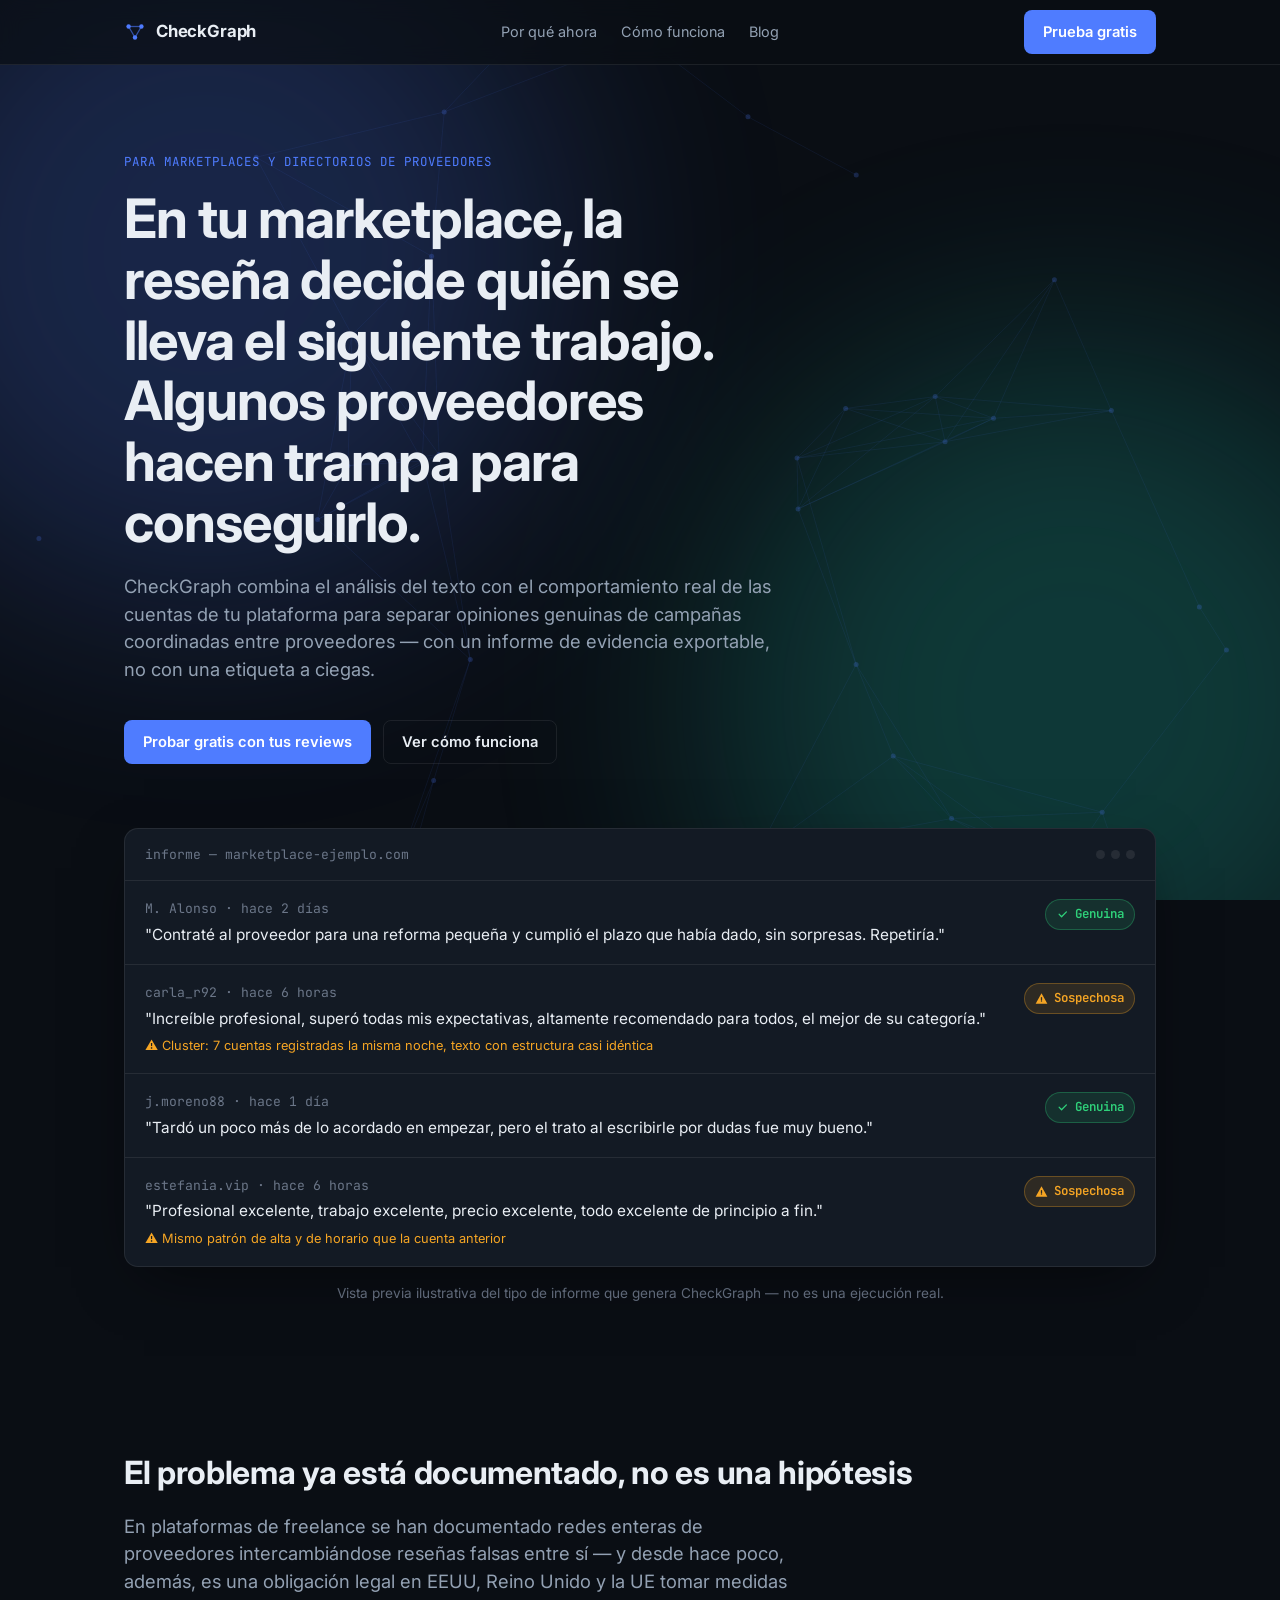
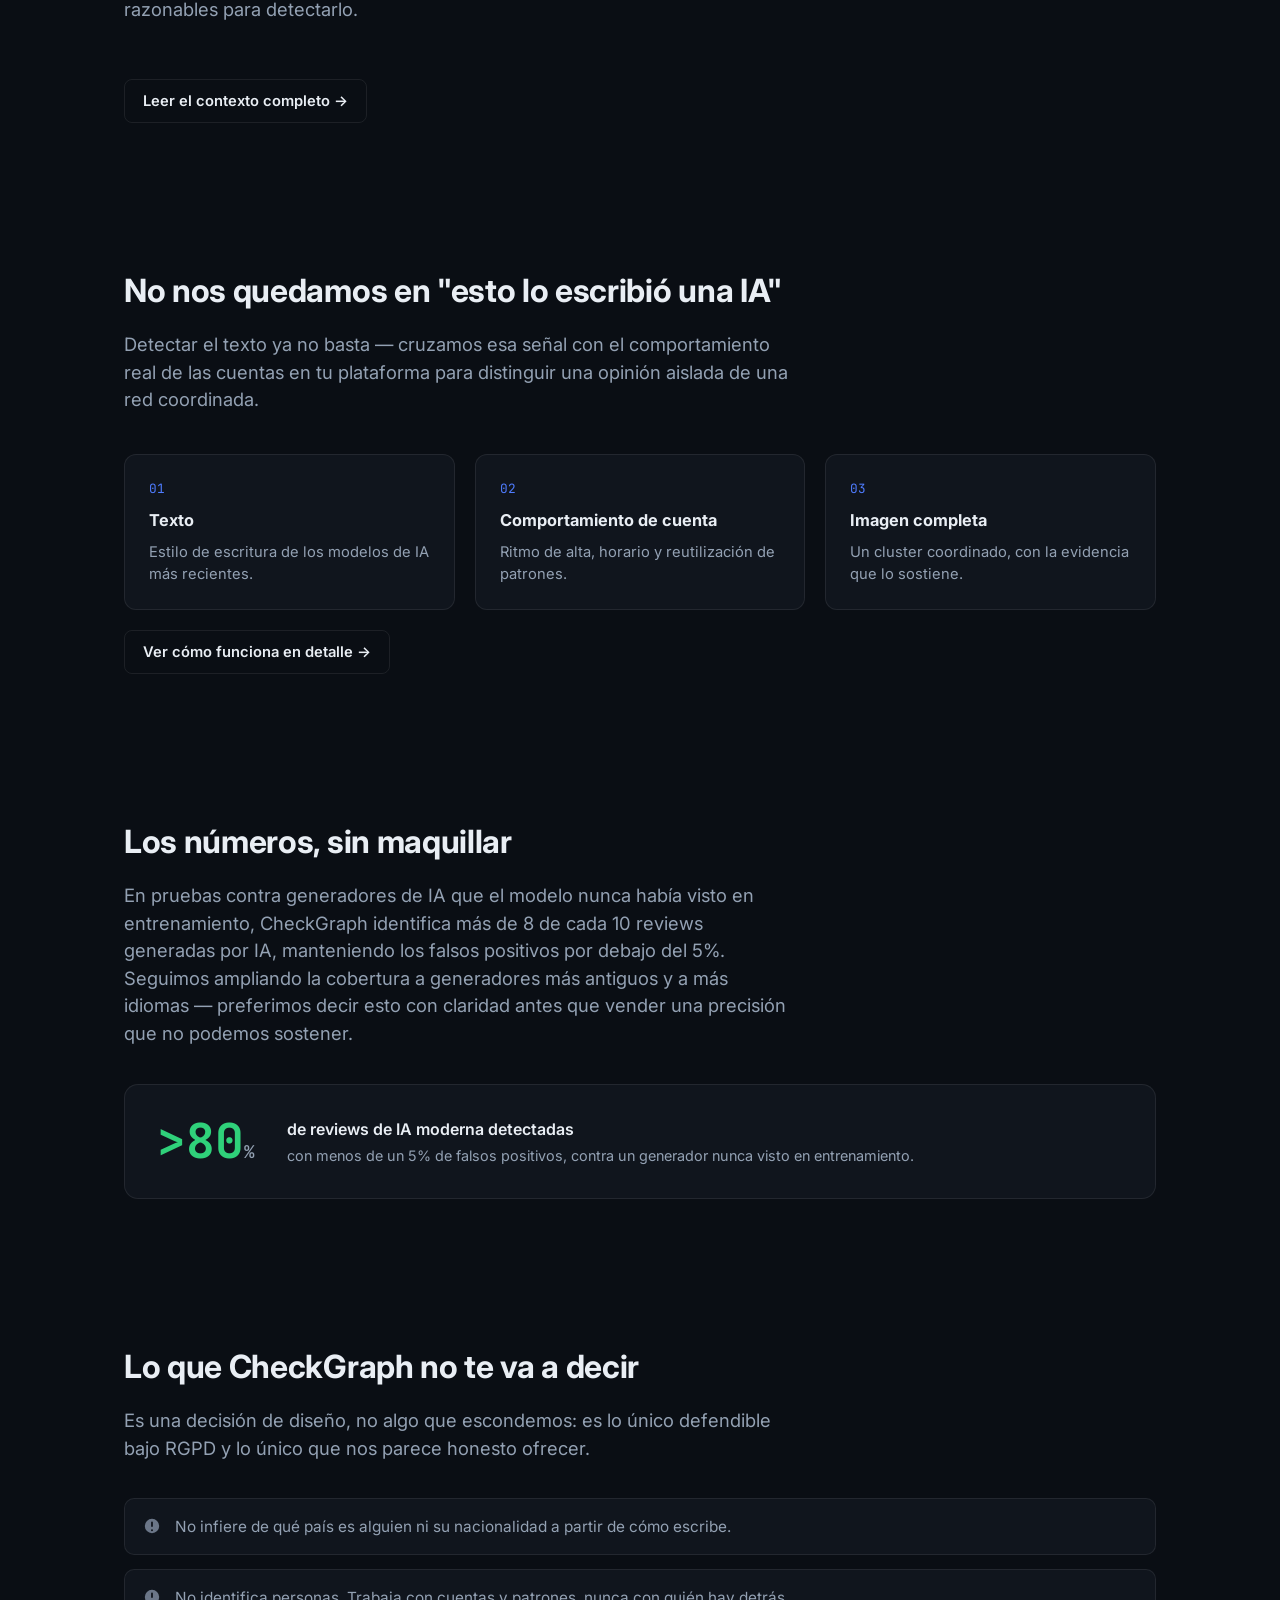
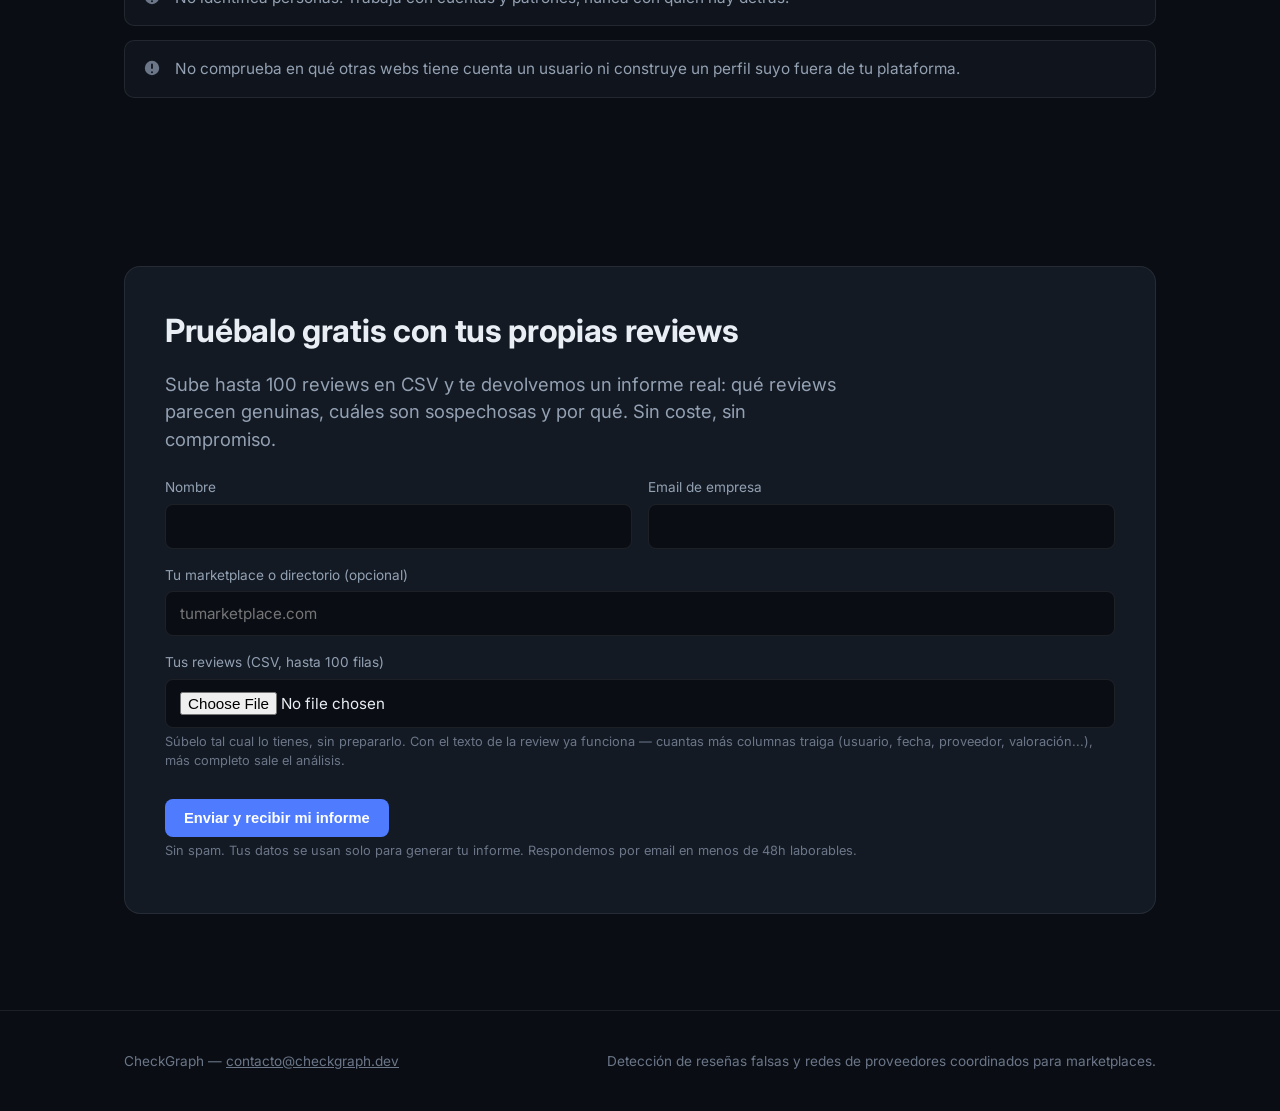
<file: docs/index.html>
<!doctype html>
<html lang="es">
<head>
<meta charset="utf-8" />
<meta name="viewport" content="width=device-width, initial-scale=1" />
<title>CheckGraph — Detección de reseñas falsas para marketplaces y directorios de proveedores</title>
<meta name="description" content="CheckGraph detecta reseñas falsas y redes de proveedores coordinados en marketplaces de servicios y plataformas freelance, con evidencia exportable para cumplir la normativa de reseñas falsas (FTC, DMCC, DSA)." />
<link rel="canonical" href="https://checkgraph.dev/" />
<meta property="og:type" content="website" />
<meta property="og:site_name" content="CheckGraph" />
<meta property="og:title" content="CheckGraph — Detección de reseñas falsas para marketplaces y directorios de proveedores" />
<meta property="og:description" content="Detecta reseñas falsas y redes de proveedores coordinados en marketplaces de servicios y plataformas freelance, con evidencia exportable para cumplir FTC, DMCC y DSA." />
<meta property="og:url" content="https://checkgraph.dev/" />
<meta property="og:locale" content="es_ES" />
<meta name="twitter:card" content="summary" />
<meta name="twitter:title" content="CheckGraph — Detección de reseñas falsas para marketplaces" />
<meta name="twitter:description" content="Detecta reseñas falsas y redes de proveedores coordinados, con evidencia exportable para cumplir FTC, DMCC y DSA." />
<script type="application/ld+json">
{
  "@context": "https://schema.org",
  "@type": "Organization",
  "name": "CheckGraph",
  "url": "https://checkgraph.dev/",
  "description": "Detección de reseñas falsas y redes de proveedores coordinados para marketplaces y directorios de servicios.",
  "email": "contacto@checkgraph.dev"
}
</script>
<link rel="preconnect" href="https://fonts.googleapis.com" />
<link rel="preconnect" href="https://fonts.gstatic.com" crossorigin />
<link href="https://fonts.googleapis.com/css2?family=Inter:wght@400;500;600;700&family=JetBrains+Mono:wght@400;500;600&display=swap" rel="stylesheet" />
<link rel="stylesheet" href="style.css" />
<link rel="icon" href="data:image/svg+xml,%3Csvg xmlns='http://www.w3.org/2000/svg' viewBox='0 0 24 24'%3E%3Ccircle cx='5' cy='6' r='2.6' fill='%234f7cff'/%3E%3Ccircle cx='19' cy='6' r='2.6' fill='%234f7cff'/%3E%3Ccircle cx='12' cy='18' r='2.6' fill='%234f7cff'/%3E%3Cline x1='5' y1='6' x2='19' y2='6' stroke='%234f7cff' stroke-width='1.6'/%3E%3Cline x1='5' y1='6' x2='12' y2='18' stroke='%234f7cff' stroke-width='1.6'/%3E%3Cline x1='19' y1='6' x2='12' y2='18' stroke='%234f7cff' stroke-width='1.6'/%3E%3C/svg%3E" />
</head>
<body>

<div class="aurora" aria-hidden="true"></div>
<div class="graph-bg" id="graph-bg" aria-hidden="true"></div>

<header class="nav">
  <div class="wrap">
    <a class="brand" href="#top">
      <svg class="mark" viewBox="0 0 24 24" fill="none" xmlns="http://www.w3.org/2000/svg">
        <circle cx="5" cy="6" r="2.4" fill="#4f7cff" />
        <circle cx="19" cy="6" r="2.4" fill="#4f7cff" />
        <circle cx="12" cy="18" r="2.4" fill="#4f7cff" />
        <line x1="5" y1="6" x2="19" y2="6" stroke="#4f7cff" stroke-width="1.4" opacity="0.6" />
        <line x1="5" y1="6" x2="12" y2="18" stroke="#4f7cff" stroke-width="1.4" opacity="0.6" />
        <line x1="19" y1="6" x2="12" y2="18" stroke="#4f7cff" stroke-width="1.4" opacity="0.6" />
      </svg>
      CheckGraph
    </a>
    <nav class="nav-links">
      <a href="por-que-ahora.html">Por qué ahora</a>
      <a href="como-funciona.html">Cómo funciona</a>
      <a href="blog/index.html">Blog</a>
    </nav>
    <a class="btn btn-primary" href="#acceso">Prueba gratis</a>
  </div>
</header>

<main id="top">

  <!-- Hero -->
  <section class="hero">
    <div class="wrap">
      <p class="eyebrow">Para marketplaces y directorios de proveedores</p>
      <h1>En tu marketplace, la reseña decide quién se lleva el siguiente trabajo. Algunos proveedores hacen trampa para conseguirlo.</h1>
      <p class="lede">
        CheckGraph combina el análisis del texto con el comportamiento real de las cuentas de tu
        plataforma para separar opiniones genuinas de campañas coordinadas entre proveedores —
        con un informe de evidencia exportable, no con una etiqueta a ciegas.
      </p>
      <div class="hero-actions">
        <a class="btn btn-primary" href="#acceso">Probar gratis con tus reviews</a>
        <a class="btn btn-ghost" href="#preview">Ver cómo funciona</a>
      </div>
    </div>

    <div class="wrap">
      <div class="preview-card reveal" id="preview">
        <div class="preview-head">
          <span>informe — marketplace-ejemplo.com</span>
          <span class="preview-dot"><span></span><span></span><span></span></span>
        </div>

        <div class="review-row">
          <div>
            <div class="review-meta">M. Alonso · hace 2 días</div>
            <div class="review-text">"Contraté al proveedor para una reforma pequeña y cumplió el plazo que había dado, sin sorpresas. Repetiría."</div>
          </div>
          <span class="badge badge-good">
            <svg viewBox="0 0 20 20" fill="currentColor"><path d="M16.7 5.3a1 1 0 0 1 0 1.4l-7.4 7.4a1 1 0 0 1-1.4 0l-3.6-3.6a1 1 0 1 1 1.4-1.4l2.9 2.9 6.7-6.7a1 1 0 0 1 1.4 0z"/></svg>
            Genuina
          </span>
        </div>

        <div class="review-row">
          <div>
            <div class="review-meta">carla_r92 · hace 6 horas</div>
            <div class="review-text">"Increíble profesional, superó todas mis expectativas, altamente recomendado para todos, el mejor de su categoría."</div>
            <div class="review-flag">⚠ Cluster: 7 cuentas registradas la misma noche, texto con estructura casi idéntica</div>
          </div>
          <span class="badge badge-warn">
            <svg viewBox="0 0 20 20" fill="currentColor"><path d="M10 2 1 18h18L10 2Zm0 5.5c.55 0 1 .45 1 1v3.5a1 1 0 1 1-2 0V8.5c0-.55.45-1 1-1ZM10 15a1.1 1.1 0 1 1 0-2.2 1.1 1.1 0 0 1 0 2.2Z"/></svg>
            Sospechosa
          </span>
        </div>

        <div class="review-row">
          <div>
            <div class="review-meta">j.moreno88 · hace 1 día</div>
            <div class="review-text">"Tardó un poco más de lo acordado en empezar, pero el trato al escribirle por dudas fue muy bueno."</div>
          </div>
          <span class="badge badge-good">
            <svg viewBox="0 0 20 20" fill="currentColor"><path d="M16.7 5.3a1 1 0 0 1 0 1.4l-7.4 7.4a1 1 0 0 1-1.4 0l-3.6-3.6a1 1 0 1 1 1.4-1.4l2.9 2.9 6.7-6.7a1 1 0 0 1 1.4 0z"/></svg>
            Genuina
          </span>
        </div>

        <div class="review-row">
          <div>
            <div class="review-meta">estefania.vip · hace 6 horas</div>
            <div class="review-text">"Profesional excelente, trabajo excelente, precio excelente, todo excelente de principio a fin."</div>
            <div class="review-flag">⚠ Mismo patrón de alta y de horario que la cuenta anterior</div>
          </div>
          <span class="badge badge-warn">
            <svg viewBox="0 0 20 20" fill="currentColor"><path d="M10 2 1 18h18L10 2Zm0 5.5c.55 0 1 .45 1 1v3.5a1 1 0 1 1-2 0V8.5c0-.55.45-1 1-1ZM10 15a1.1 1.1 0 1 1 0-2.2 1.1 1.1 0 0 1 0 2.2Z"/></svg>
            Sospechosa
          </span>
        </div>
      </div>
      <p class="preview-caption">Vista previa ilustrativa del tipo de informe que genera CheckGraph — no es una ejecución real.</p>
    </div>
  </section>

  <!-- Por qué ahora -->
  <section class="tight">
    <div class="wrap">
      <div class="reveal">
        <h2>El problema ya está documentado, no es una hipótesis</h2>
        <p class="lede">
          En plataformas de freelance se han documentado redes enteras de proveedores
          intercambiándose reseñas falsas entre sí — y desde hace poco, además, es una
          obligación legal en EEUU, Reino Unido y la UE tomar medidas razonables para
          detectarlo.
        </p>
        <a class="btn btn-ghost teaser-link" href="por-que-ahora.html">Leer el contexto completo →</a>
      </div>
    </div>
  </section>

  <!-- Más allá del texto -->
  <section class="tight">
    <div class="wrap">
      <div class="reveal">
        <h2>No nos quedamos en "esto lo escribió una IA"</h2>
        <p class="lede">
          Detectar el texto ya no basta — cruzamos esa señal con el comportamiento real de las
          cuentas en tu plataforma para distinguir una opinión aislada de una red coordinada.
        </p>
      </div>
      <div class="triad">
        <div class="triad-item reveal">
          <div class="num">01</div>
          <h3>Texto</h3>
          <p>Estilo de escritura de los modelos de IA más recientes.</p>
        </div>
        <div class="triad-item reveal">
          <div class="num">02</div>
          <h3>Comportamiento de cuenta</h3>
          <p>Ritmo de alta, horario y reutilización de patrones.</p>
        </div>
        <div class="triad-item reveal">
          <div class="num">03</div>
          <h3>Imagen completa</h3>
          <p>Un cluster coordinado, con la evidencia que lo sostiene.</p>
        </div>
      </div>
      <a class="btn btn-ghost teaser-link" href="como-funciona.html">Ver cómo funciona en detalle →</a>
    </div>
  </section>

  <!-- Resultado real -->
  <section class="tight">
    <div class="wrap">
      <div class="reveal">
        <h2>Los números, sin maquillar</h2>
        <p class="lede">
          En pruebas contra generadores de IA que el modelo nunca había visto en entrenamiento,
          CheckGraph identifica más de 8 de cada 10 reviews generadas por IA, manteniendo los
          falsos positivos por debajo del 5%. Seguimos ampliando la cobertura a generadores más
          antiguos y a más idiomas — preferimos decir esto con claridad antes que vender una
          precisión que no podemos sostener.
        </p>
      </div>
      <div class="stat-panel reveal">
        <div class="stat-number">&gt;80<small>%</small></div>
        <div>
          <div style="font-weight:600; margin-bottom:4px;">de reviews de IA moderna detectadas</div>
          <div style="color:var(--text-dim); font-size:0.9rem;">con menos de un 5% de falsos positivos, contra un generador nunca visto en entrenamiento.</div>
        </div>
      </div>
    </div>
  </section>

  <!-- Qué no te va a decir -->
  <section class="tight">
    <div class="wrap">
      <div class="reveal">
        <h2>Lo que CheckGraph no te va a decir</h2>
        <p class="lede">Es una decisión de diseño, no algo que escondemos: es lo único defendible bajo RGPD y lo único que nos parece honesto ofrecer.</p>
      </div>
      <ul class="wont-list reveal">
        <li>
          <svg viewBox="0 0 20 20" fill="currentColor"><path fill-rule="evenodd" d="M18 10A8 8 0 1 1 2 10a8 8 0 0 1 16 0Zm-8-5a1 1 0 0 0-1 1v4a1 1 0 0 0 2 0V6a1 1 0 0 0-1-1Zm0 8.5a1.1 1.1 0 1 0 0 2.2 1.1 1.1 0 0 0 0-2.2Z" clip-rule="evenodd"/></svg>
          No infiere de qué país es alguien ni su nacionalidad a partir de cómo escribe.
        </li>
        <li>
          <svg viewBox="0 0 20 20" fill="currentColor"><path fill-rule="evenodd" d="M18 10A8 8 0 1 1 2 10a8 8 0 0 1 16 0Zm-8-5a1 1 0 0 0-1 1v4a1 1 0 0 0 2 0V6a1 1 0 0 0-1-1Zm0 8.5a1.1 1.1 0 1 0 0 2.2 1.1 1.1 0 0 0 0-2.2Z" clip-rule="evenodd"/></svg>
          No identifica personas. Trabaja con cuentas y patrones, nunca con quién hay detrás.
        </li>
        <li>
          <svg viewBox="0 0 20 20" fill="currentColor"><path fill-rule="evenodd" d="M18 10A8 8 0 1 1 2 10a8 8 0 0 1 16 0Zm-8-5a1 1 0 0 0-1 1v4a1 1 0 0 0 2 0V6a1 1 0 0 0-1-1Zm0 8.5a1.1 1.1 0 1 0 0 2.2 1.1 1.1 0 0 0 0-2.2Z" clip-rule="evenodd"/></svg>
          No comprueba en qué otras webs tiene cuenta un usuario ni construye un perfil suyo fuera de tu plataforma.
        </li>
      </ul>
    </div>
  </section>

  <!-- Prueba gratuita -->
  <section id="acceso">
    <div class="wrap">
      <div class="form-panel reveal">
        <h2>Pruébalo gratis con tus propias reviews</h2>
        <p class="lede" style="margin-bottom:0;">
          Sube hasta 100 reviews en CSV y te devolvemos un informe real: qué reviews parecen
          genuinas, cuáles son sospechosas y por qué. Sin coste, sin compromiso.
        </p>

        <form class="contact" name="prueba-gratuita" method="POST" data-netlify="true" netlify-honeypot="empresa-web" enctype="multipart/form-data">
          <input type="hidden" name="form-name" value="prueba-gratuita" />
          <p hidden>
            <label>No rellenar: <input name="empresa-web" /></label>
          </p>

          <div class="form-row">
            <div>
              <label for="nombre">Nombre</label>
              <input id="nombre" name="nombre" type="text" required />
            </div>
            <div>
              <label for="email">Email de empresa</label>
              <input id="email" name="email" type="email" required />
            </div>
          </div>
          <div>
            <label for="web">Tu marketplace o directorio (opcional)</label>
            <input id="web" name="web" type="text" placeholder="tumarketplace.com" />
          </div>
          <div>
            <label for="csv">Tus reviews (CSV, hasta 100 filas)</label>
            <input id="csv" name="csv" type="file" accept=".csv" required />
            <p class="form-note">Súbelo tal cual lo tienes, sin prepararlo. Con el texto de la review ya funciona — cuantas más columnas traiga (usuario, fecha, proveedor, valoración...), más completo sale el análisis.</p>
          </div>
          <div>
            <button class="btn btn-primary" type="submit">Enviar y recibir mi informe</button>
            <p class="form-note">Sin spam. Tus datos se usan solo para generar tu informe. Respondemos por email en menos de 48h laborables.</p>
          </div>
        </form>
        <p class="form-success">Gracias — recibirás tu informe por email en menos de 48h laborables.</p>
      </div>
    </div>
  </section>

</main>

<footer>
  <div class="wrap">
    <span>CheckGraph — <a href="mailto:contacto@checkgraph.dev">contacto@checkgraph.dev</a></span>
    <span>Detección de reseñas falsas y redes de proveedores coordinados para marketplaces.</span>
  </div>
</footer>

<script src="script.js"></script>
</body>
</html>
</file>
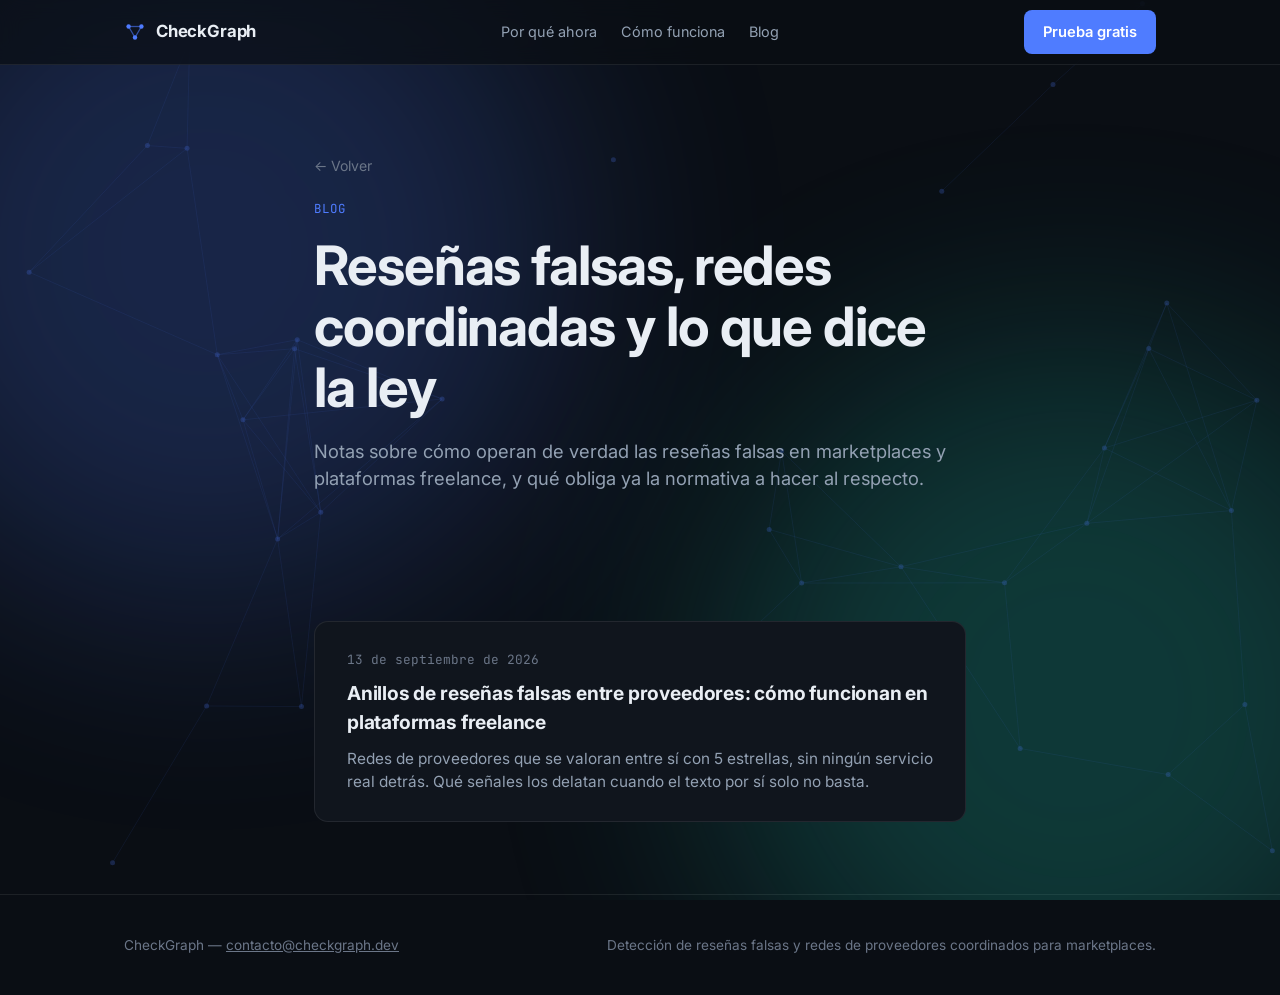
<file: docs/blog/index.html>
<!doctype html>
<html lang="es">
<head>
<meta charset="utf-8" />
<meta name="viewport" content="width=device-width, initial-scale=1" />
<title>Blog de CheckGraph — reseñas falsas, redes coordinadas y normativa</title>
<meta name="description" content="Notas sobre reseñas falsas, redes de proveedores coordinados y la normativa que obliga a los marketplaces a detectarlas — escrito por el equipo de CheckGraph." />
<link rel="canonical" href="https://checkgraph.dev/blog/" />
<meta property="og:type" content="website" />
<meta property="og:site_name" content="CheckGraph" />
<meta property="og:title" content="Blog de CheckGraph" />
<meta property="og:description" content="Notas sobre reseñas falsas, redes de proveedores coordinados y la normativa que obliga a los marketplaces a detectarlas." />
<meta property="og:url" content="https://checkgraph.dev/blog/" />
<meta property="og:locale" content="es_ES" />
<meta name="twitter:card" content="summary" />
<link rel="preconnect" href="https://fonts.googleapis.com" />
<link rel="preconnect" href="https://fonts.gstatic.com" crossorigin />
<link href="https://fonts.googleapis.com/css2?family=Inter:wght@400;500;600;700&family=JetBrains+Mono:wght@400;500;600&display=swap" rel="stylesheet" />
<link rel="stylesheet" href="../style.css" />
<link rel="icon" href="data:image/svg+xml,%3Csvg xmlns='http://www.w3.org/2000/svg' viewBox='0 0 24 24'%3E%3Ccircle cx='5' cy='6' r='2.6' fill='%234f7cff'/%3E%3Ccircle cx='19' cy='6' r='2.6' fill='%234f7cff'/%3E%3Ccircle cx='12' cy='18' r='2.6' fill='%234f7cff'/%3E%3Cline x1='5' y1='6' x2='19' y2='6' stroke='%234f7cff' stroke-width='1.6'/%3E%3Cline x1='5' y1='6' x2='12' y2='18' stroke='%234f7cff' stroke-width='1.6'/%3E%3Cline x1='19' y1='6' x2='12' y2='18' stroke='%234f7cff' stroke-width='1.6'/%3E%3C/svg%3E" />
</head>
<body>

<div class="aurora" aria-hidden="true"></div>
<div class="graph-bg" id="graph-bg" aria-hidden="true"></div>

<header class="nav">
  <div class="wrap">
    <a class="brand" href="../index.html">
      <svg class="mark" viewBox="0 0 24 24" fill="none" xmlns="http://www.w3.org/2000/svg">
        <circle cx="5" cy="6" r="2.4" fill="#4f7cff" />
        <circle cx="19" cy="6" r="2.4" fill="#4f7cff" />
        <circle cx="12" cy="18" r="2.4" fill="#4f7cff" />
        <line x1="5" y1="6" x2="19" y2="6" stroke="#4f7cff" stroke-width="1.4" opacity="0.6" />
        <line x1="5" y1="6" x2="12" y2="18" stroke="#4f7cff" stroke-width="1.4" opacity="0.6" />
        <line x1="19" y1="6" x2="12" y2="18" stroke="#4f7cff" stroke-width="1.4" opacity="0.6" />
      </svg>
      CheckGraph
    </a>
    <nav class="nav-links">
      <a href="../por-que-ahora.html">Por qué ahora</a>
      <a href="../como-funciona.html">Cómo funciona</a>
      <a href="index.html">Blog</a>
    </nav>
    <a class="btn btn-primary" href="../index.html#acceso">Prueba gratis</a>
  </div>
</header>

<main>
  <section class="hero" style="padding-bottom: 20px;">
    <div class="wrap article">
      <a class="back-link" href="../index.html">← Volver</a>
      <p class="eyebrow">Blog</p>
      <h1 style="max-width: 26ch;">Reseñas falsas, redes coordinadas y lo que dice la ley</h1>
      <p class="lede">
        Notas sobre cómo operan de verdad las reseñas falsas en marketplaces y plataformas
        freelance, y qué obliga ya la normativa a hacer al respecto.
      </p>
    </div>
  </section>

  <section class="tight">
    <div class="wrap article">
      <div class="post-list">

        <a class="post-card reveal" href="anillos-resenas-falsas-freelance.html">
          <div class="post-date">13 de septiembre de 2026</div>
          <h2>Anillos de reseñas falsas entre proveedores: cómo funcionan en plataformas freelance</h2>
          <p>
            Redes de proveedores que se valoran entre sí con 5 estrellas, sin ningún servicio
            real detrás. Qué señales los delatan cuando el texto por sí solo no basta.
          </p>
        </a>

      </div>
    </div>
  </section>
</main>

<footer>
  <div class="wrap">
    <span>CheckGraph — <a href="mailto:contacto@checkgraph.dev">contacto@checkgraph.dev</a></span>
    <span>Detección de reseñas falsas y redes de proveedores coordinados para marketplaces.</span>
  </div>
</footer>

<script src="../script.js"></script>
</body>
</html>
</file>
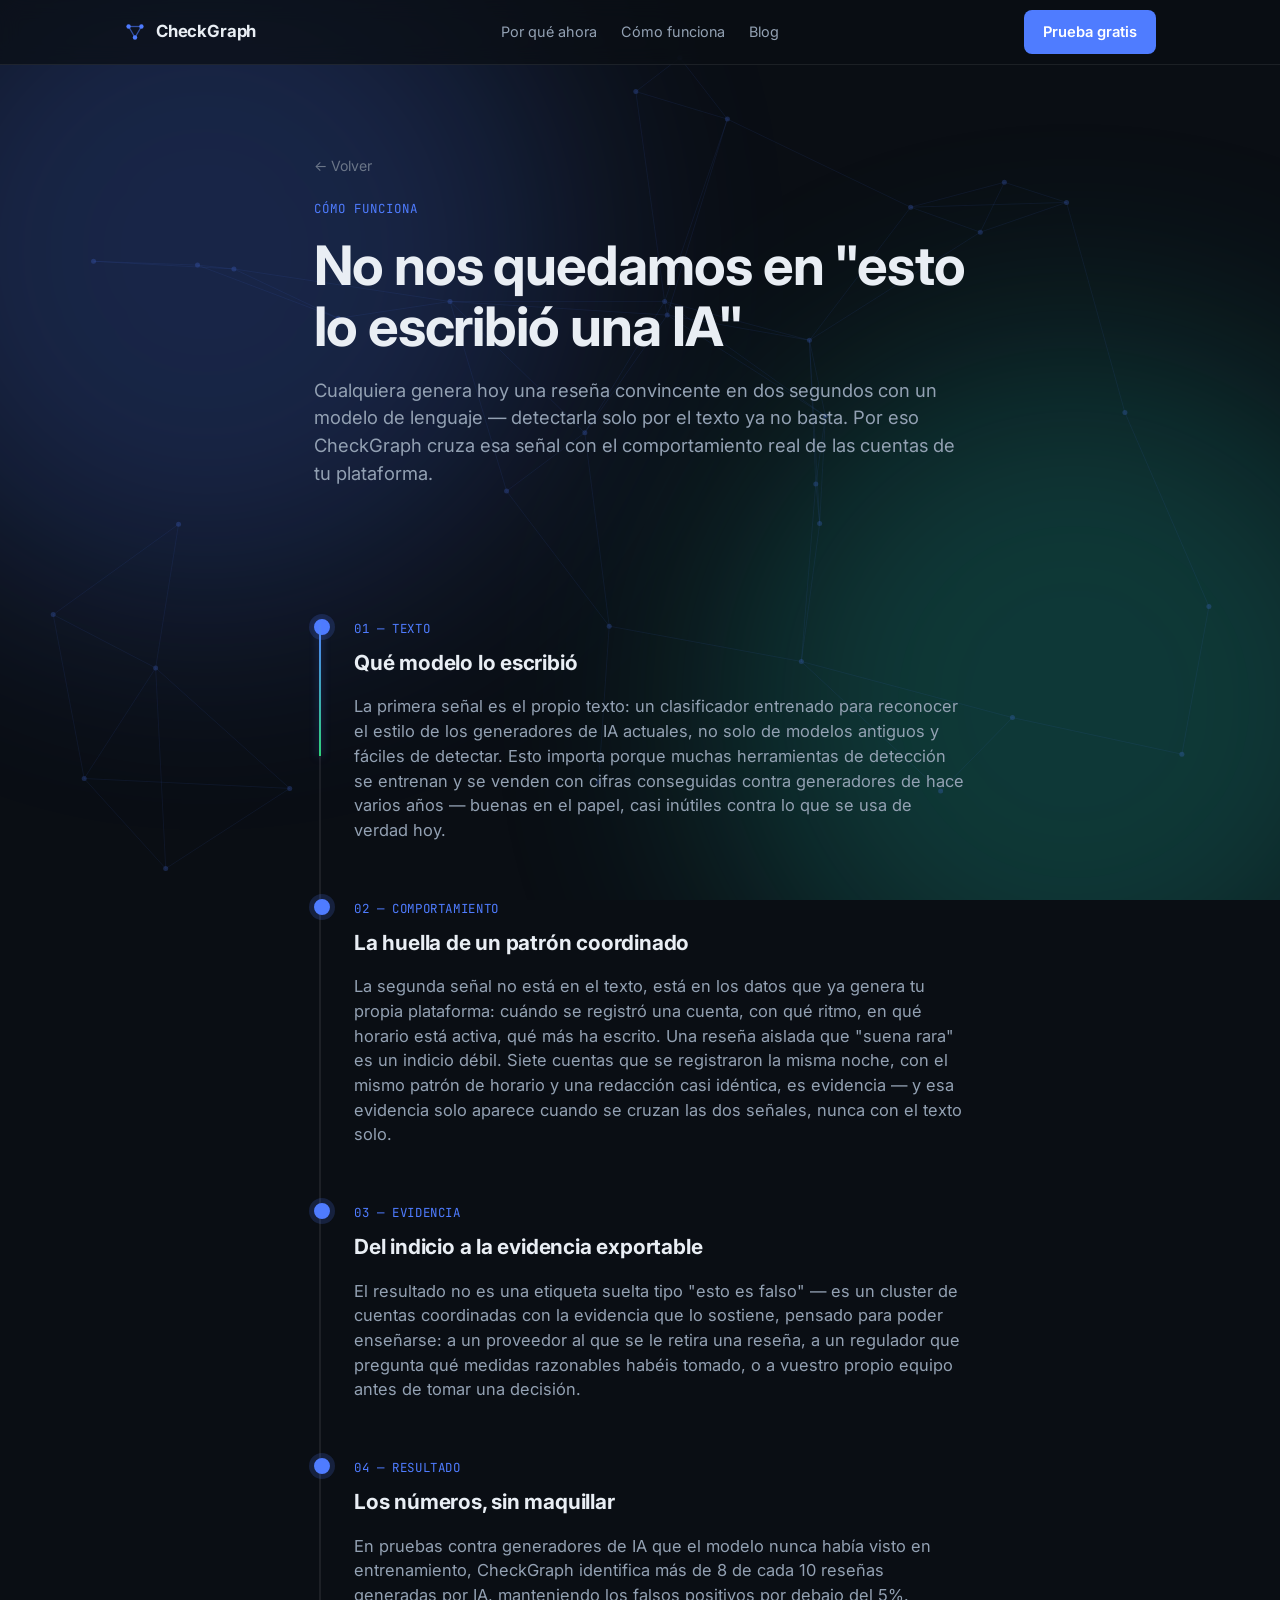
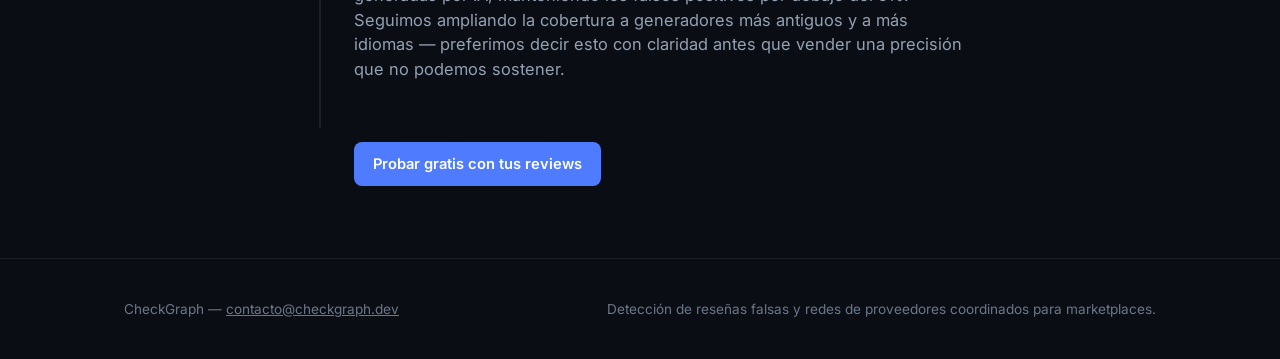
<file: docs/como-funciona.html>
<!doctype html>
<html lang="es">
<head>
<meta charset="utf-8" />
<meta name="viewport" content="width=device-width, initial-scale=1" />
<title>Cómo funciona CheckGraph: texto de IA + comportamiento de cuenta | CheckGraph</title>
<meta name="description" content="CheckGraph cruza el análisis de texto generado por IA con el comportamiento de las cuentas de tu plataforma — ritmo de altas, horarios, reutilización de patrones — para detectar redes de proveedores coordinadas en marketplaces y plataformas freelance." />
<link rel="canonical" href="https://checkgraph.dev/como-funciona.html" />
<meta property="og:type" content="article" />
<meta property="og:site_name" content="CheckGraph" />
<meta property="og:title" content="Cómo funciona CheckGraph: texto de IA + comportamiento de cuenta" />
<meta property="og:description" content="Cruzamos el análisis de texto generado por IA con el comportamiento de las cuentas de tu plataforma para detectar redes de proveedores coordinadas." />
<meta property="og:url" content="https://checkgraph.dev/como-funciona.html" />
<meta property="og:locale" content="es_ES" />
<meta name="twitter:card" content="summary" />
<link rel="preconnect" href="https://fonts.googleapis.com" />
<link rel="preconnect" href="https://fonts.gstatic.com" crossorigin />
<link href="https://fonts.googleapis.com/css2?family=Inter:wght@400;500;600;700&family=JetBrains+Mono:wght@400;500;600&display=swap" rel="stylesheet" />
<link rel="stylesheet" href="style.css" />
<link rel="icon" href="data:image/svg+xml,%3Csvg xmlns='http://www.w3.org/2000/svg' viewBox='0 0 24 24'%3E%3Ccircle cx='5' cy='6' r='2.6' fill='%234f7cff'/%3E%3Ccircle cx='19' cy='6' r='2.6' fill='%234f7cff'/%3E%3Ccircle cx='12' cy='18' r='2.6' fill='%234f7cff'/%3E%3Cline x1='5' y1='6' x2='19' y2='6' stroke='%234f7cff' stroke-width='1.6'/%3E%3Cline x1='5' y1='6' x2='12' y2='18' stroke='%234f7cff' stroke-width='1.6'/%3E%3Cline x1='19' y1='6' x2='12' y2='18' stroke='%234f7cff' stroke-width='1.6'/%3E%3C/svg%3E" />
</head>
<body>

<div class="aurora" aria-hidden="true"></div>
<div class="graph-bg" id="graph-bg" aria-hidden="true"></div>

<header class="nav">
  <div class="wrap">
    <a class="brand" href="index.html">
      <svg class="mark" viewBox="0 0 24 24" fill="none" xmlns="http://www.w3.org/2000/svg">
        <circle cx="5" cy="6" r="2.4" fill="#4f7cff" />
        <circle cx="19" cy="6" r="2.4" fill="#4f7cff" />
        <circle cx="12" cy="18" r="2.4" fill="#4f7cff" />
        <line x1="5" y1="6" x2="19" y2="6" stroke="#4f7cff" stroke-width="1.4" opacity="0.6" />
        <line x1="5" y1="6" x2="12" y2="18" stroke="#4f7cff" stroke-width="1.4" opacity="0.6" />
        <line x1="19" y1="6" x2="12" y2="18" stroke="#4f7cff" stroke-width="1.4" opacity="0.6" />
      </svg>
      CheckGraph
    </a>
    <nav class="nav-links">
      <a href="por-que-ahora.html">Por qué ahora</a>
      <a href="como-funciona.html">Cómo funciona</a>
      <a href="blog/index.html">Blog</a>
    </nav>
    <a class="btn btn-primary" href="index.html#acceso">Prueba gratis</a>
  </div>
</header>

<main>
  <section class="hero" style="padding-bottom: 20px;">
    <div class="wrap article">
      <a class="back-link" href="index.html">← Volver</a>
      <p class="eyebrow">Cómo funciona</p>
      <h1 style="max-width: 22ch;">No nos quedamos en "esto lo escribió una IA"</h1>
      <p class="lede">
        Cualquiera genera hoy una reseña convincente en dos segundos con un modelo de lenguaje —
        detectarla solo por el texto ya no basta. Por eso CheckGraph cruza esa señal con el
        comportamiento real de las cuentas de tu plataforma.
      </p>
    </div>
  </section>

  <section class="tight">
    <div class="wrap article">
      <div class="timeline">

        <div class="timeline-item reveal">
          <span class="step-num">01 — TEXTO</span>
          <h2>Qué modelo lo escribió</h2>
          <p>
            La primera señal es el propio texto: un clasificador entrenado para reconocer el
            estilo de los generadores de IA actuales, no solo de modelos antiguos y fáciles de
            detectar. Esto importa porque muchas herramientas de detección se entrenan y se
            venden con cifras conseguidas contra generadores de hace varios años — buenas en el
            papel, casi inútiles contra lo que se usa de verdad hoy.
          </p>
        </div>

        <div class="timeline-item reveal">
          <span class="step-num">02 — COMPORTAMIENTO</span>
          <h2>La huella de un patrón coordinado</h2>
          <p>
            La segunda señal no está en el texto, está en los datos que ya genera tu propia
            plataforma: cuándo se registró una cuenta, con qué ritmo, en qué horario está activa,
            qué más ha escrito. Una reseña aislada que "suena rara" es un indicio débil. Siete
            cuentas que se registraron la misma noche, con el mismo patrón de horario y una
            redacción casi idéntica, es evidencia — y esa evidencia solo aparece cuando se cruzan
            las dos señales, nunca con el texto solo.
          </p>
        </div>

        <div class="timeline-item reveal">
          <span class="step-num">03 — EVIDENCIA</span>
          <h2>Del indicio a la evidencia exportable</h2>
          <p>
            El resultado no es una etiqueta suelta tipo "esto es falso" — es un cluster de
            cuentas coordinadas con la evidencia que lo sostiene, pensado para poder enseñarse: a
            un proveedor al que se le retira una reseña, a un regulador que pregunta qué medidas
            razonables habéis tomado, o a vuestro propio equipo antes de tomar una decisión.
          </p>
        </div>

        <div class="timeline-item reveal">
          <span class="step-num">04 — RESULTADO</span>
          <h2>Los números, sin maquillar</h2>
          <p>
            En pruebas contra generadores de IA que el modelo nunca había visto en
            entrenamiento, CheckGraph identifica más de 8 de cada 10 reseñas generadas por IA,
            manteniendo los falsos positivos por debajo del 5%. Seguimos ampliando la cobertura a
            generadores más antiguos y a más idiomas — preferimos decir esto con claridad antes
            que vender una precisión que no podemos sostener.
          </p>
        </div>

      </div>

      <div class="article-cta">
        <a class="btn btn-primary" href="index.html#acceso">Probar gratis con tus reviews</a>
      </div>
    </div>
  </section>
</main>

<footer>
  <div class="wrap">
    <span>CheckGraph — <a href="mailto:contacto@checkgraph.dev">contacto@checkgraph.dev</a></span>
    <span>Detección de reseñas falsas y redes de proveedores coordinados para marketplaces.</span>
  </div>
</footer>

<script src="script.js"></script>
</body>
</html>
</file>
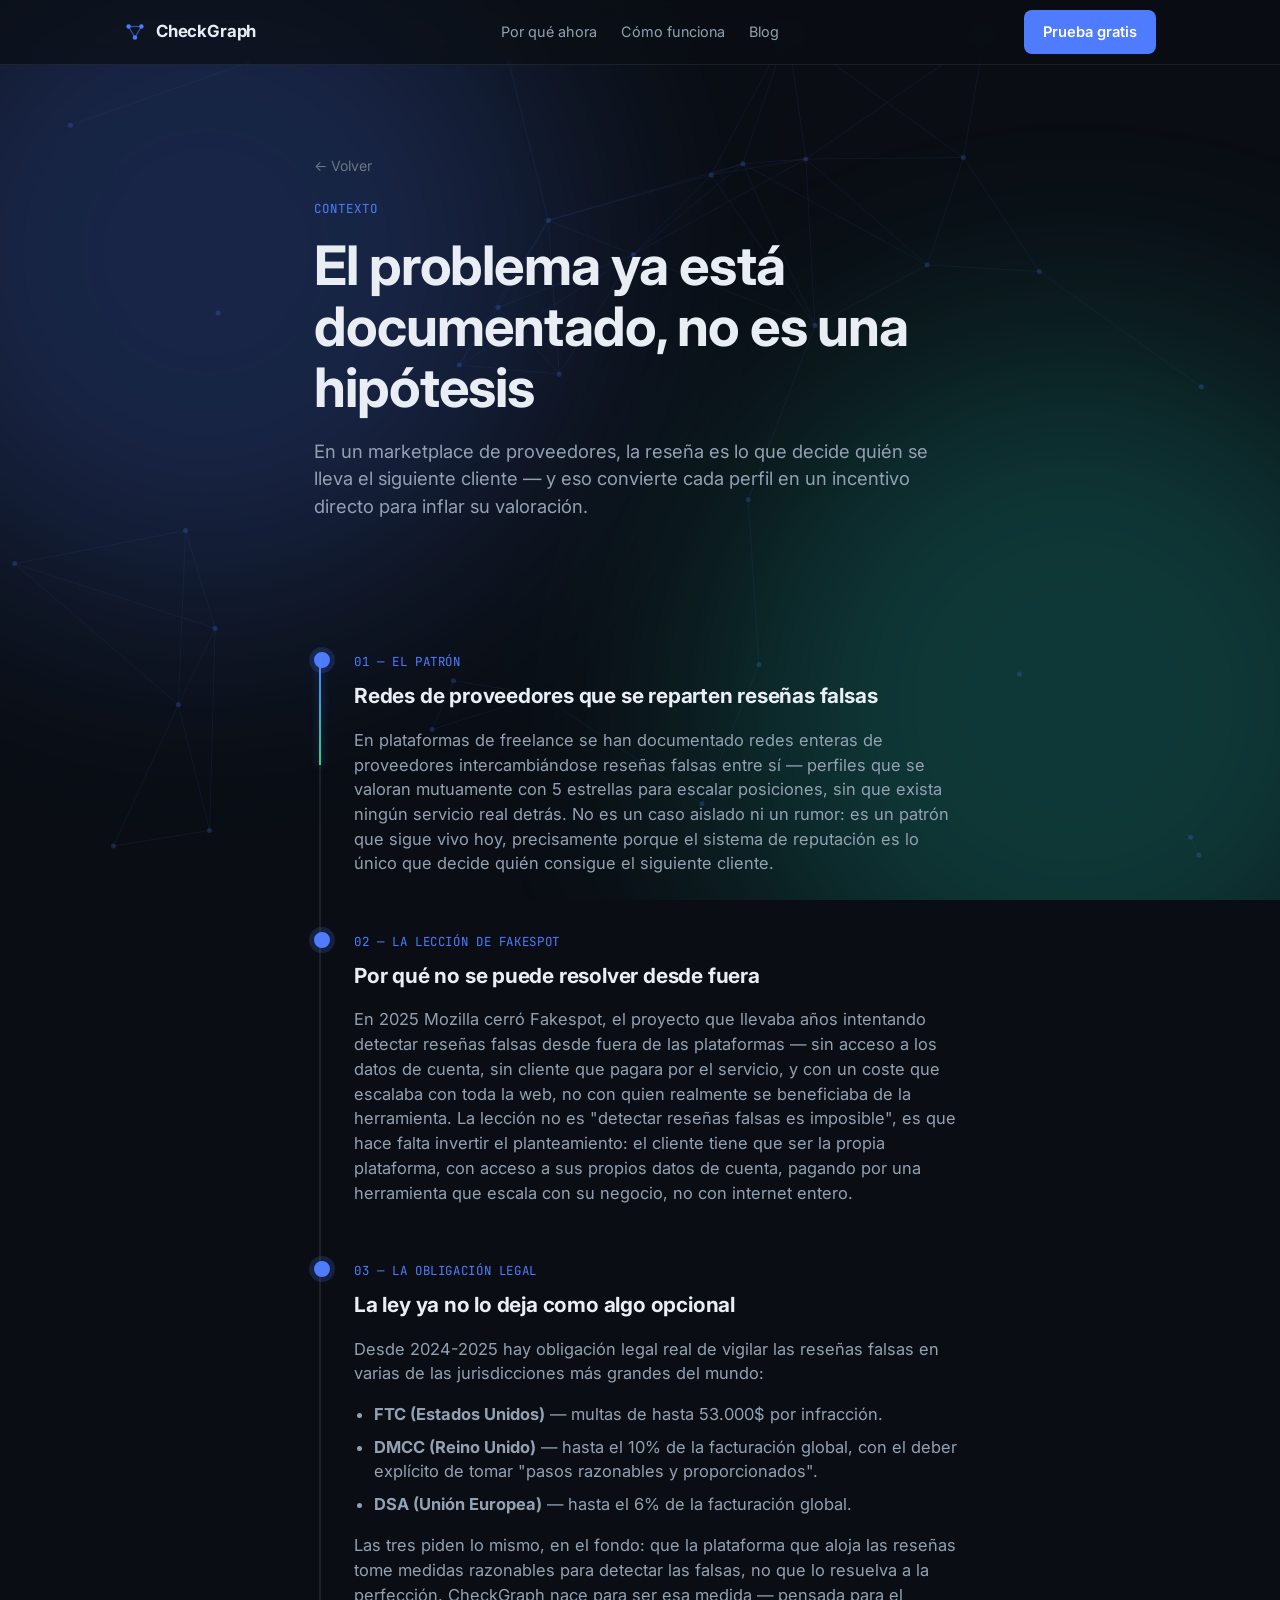
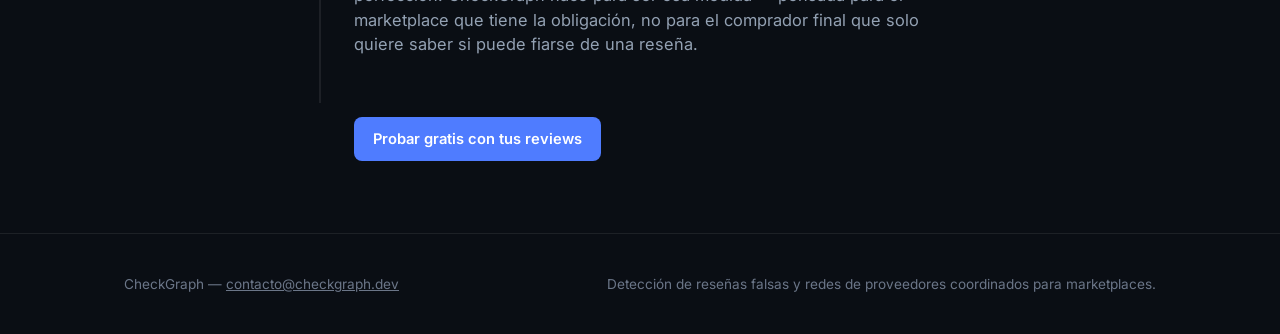
<file: docs/por-que-ahora.html>
<!doctype html>
<html lang="es">
<head>
<meta charset="utf-8" />
<meta name="viewport" content="width=device-width, initial-scale=1" />
<title>Por qué ahora: la obligación legal de moderar reseñas falsas | CheckGraph</title>
<meta name="description" content="FTC, DMCC y DSA ya obligan a las plataformas a tomar medidas razonables contra las reseñas falsas. Por qué Fakespot no lo resolvió desde fuera, y por qué el problema es real y documentado en marketplaces de proveedores y freelance." />
<link rel="canonical" href="https://checkgraph.dev/por-que-ahora.html" />
<meta property="og:type" content="article" />
<meta property="og:site_name" content="CheckGraph" />
<meta property="og:title" content="Por qué ahora: la obligación legal de moderar reseñas falsas" />
<meta property="og:description" content="FTC, DMCC y DSA ya obligan a las plataformas a tomar medidas razonables contra las reseñas falsas." />
<meta property="og:url" content="https://checkgraph.dev/por-que-ahora.html" />
<meta property="og:locale" content="es_ES" />
<meta name="twitter:card" content="summary" />
<link rel="preconnect" href="https://fonts.googleapis.com" />
<link rel="preconnect" href="https://fonts.gstatic.com" crossorigin />
<link href="https://fonts.googleapis.com/css2?family=Inter:wght@400;500;600;700&family=JetBrains+Mono:wght@400;500;600&display=swap" rel="stylesheet" />
<link rel="stylesheet" href="style.css" />
<link rel="icon" href="data:image/svg+xml,%3Csvg xmlns='http://www.w3.org/2000/svg' viewBox='0 0 24 24'%3E%3Ccircle cx='5' cy='6' r='2.6' fill='%234f7cff'/%3E%3Ccircle cx='19' cy='6' r='2.6' fill='%234f7cff'/%3E%3Ccircle cx='12' cy='18' r='2.6' fill='%234f7cff'/%3E%3Cline x1='5' y1='6' x2='19' y2='6' stroke='%234f7cff' stroke-width='1.6'/%3E%3Cline x1='5' y1='6' x2='12' y2='18' stroke='%234f7cff' stroke-width='1.6'/%3E%3Cline x1='19' y1='6' x2='12' y2='18' stroke='%234f7cff' stroke-width='1.6'/%3E%3C/svg%3E" />
</head>
<body>

<div class="aurora" aria-hidden="true"></div>
<div class="graph-bg" id="graph-bg" aria-hidden="true"></div>

<header class="nav">
  <div class="wrap">
    <a class="brand" href="index.html">
      <svg class="mark" viewBox="0 0 24 24" fill="none" xmlns="http://www.w3.org/2000/svg">
        <circle cx="5" cy="6" r="2.4" fill="#4f7cff" />
        <circle cx="19" cy="6" r="2.4" fill="#4f7cff" />
        <circle cx="12" cy="18" r="2.4" fill="#4f7cff" />
        <line x1="5" y1="6" x2="19" y2="6" stroke="#4f7cff" stroke-width="1.4" opacity="0.6" />
        <line x1="5" y1="6" x2="12" y2="18" stroke="#4f7cff" stroke-width="1.4" opacity="0.6" />
        <line x1="19" y1="6" x2="12" y2="18" stroke="#4f7cff" stroke-width="1.4" opacity="0.6" />
      </svg>
      CheckGraph
    </a>
    <nav class="nav-links">
      <a href="por-que-ahora.html">Por qué ahora</a>
      <a href="como-funciona.html">Cómo funciona</a>
      <a href="blog/index.html">Blog</a>
    </nav>
    <a class="btn btn-primary" href="index.html#acceso">Prueba gratis</a>
  </div>
</header>

<main>
  <section class="hero" style="padding-bottom: 20px;">
    <div class="wrap article">
      <a class="back-link" href="index.html">← Volver</a>
      <p class="eyebrow">Contexto</p>
      <h1 style="max-width: 22ch;">El problema ya está documentado, no es una hipótesis</h1>
      <p class="lede">
        En un marketplace de proveedores, la reseña es lo que decide quién se lleva el siguiente
        cliente — y eso convierte cada perfil en un incentivo directo para inflar su valoración.
      </p>
    </div>
  </section>

  <section class="tight">
    <div class="wrap article">
      <div class="timeline">

        <div class="timeline-item reveal">
          <span class="step-num">01 — EL PATRÓN</span>
          <h2>Redes de proveedores que se reparten reseñas falsas</h2>
          <p>
            En plataformas de freelance se han documentado redes enteras de proveedores
            intercambiándose reseñas falsas entre sí — perfiles que se valoran mutuamente con 5
            estrellas para escalar posiciones, sin que exista ningún servicio real detrás. No es
            un caso aislado ni un rumor: es un patrón que sigue vivo hoy, precisamente porque el
            sistema de reputación es lo único que decide quién consigue el siguiente cliente.
          </p>
        </div>

        <div class="timeline-item reveal">
          <span class="step-num">02 — LA LECCIÓN DE FAKESPOT</span>
          <h2>Por qué no se puede resolver desde fuera</h2>
          <p>
            En 2025 Mozilla cerró Fakespot, el proyecto que llevaba años intentando detectar
            reseñas falsas desde fuera de las plataformas — sin acceso a los datos de cuenta, sin
            cliente que pagara por el servicio, y con un coste que escalaba con toda la web, no
            con quien realmente se beneficiaba de la herramienta. La lección no es "detectar
            reseñas falsas es imposible", es que hace falta invertir el planteamiento: el cliente
            tiene que ser la propia plataforma, con acceso a sus propios datos de cuenta, pagando
            por una herramienta que escala con su negocio, no con internet entero.
          </p>
        </div>

        <div class="timeline-item reveal">
          <span class="step-num">03 — LA OBLIGACIÓN LEGAL</span>
          <h2>La ley ya no lo deja como algo opcional</h2>
          <p>
            Desde 2024-2025 hay obligación legal real de vigilar las reseñas falsas en varias de
            las jurisdicciones más grandes del mundo:
          </p>
          <ul>
            <li><strong>FTC (Estados Unidos)</strong> — multas de hasta 53.000$ por infracción.</li>
            <li><strong>DMCC (Reino Unido)</strong> — hasta el 10% de la facturación global, con
              el deber explícito de tomar "pasos razonables y proporcionados".</li>
            <li><strong>DSA (Unión Europea)</strong> — hasta el 6% de la facturación global.</li>
          </ul>
          <p>
            Las tres piden lo mismo, en el fondo: que la plataforma que aloja las reseñas tome
            medidas razonables para detectar las falsas, no que lo resuelva a la perfección.
            CheckGraph nace para ser esa medida — pensada para el marketplace que tiene la
            obligación, no para el comprador final que solo quiere saber si puede fiarse de una
            reseña.
          </p>
        </div>

      </div>

      <div class="article-cta">
        <a class="btn btn-primary" href="index.html#acceso">Probar gratis con tus reviews</a>
      </div>
    </div>
  </section>
</main>

<footer>
  <div class="wrap">
    <span>CheckGraph — <a href="mailto:contacto@checkgraph.dev">contacto@checkgraph.dev</a></span>
    <span>Detección de reseñas falsas y redes de proveedores coordinados para marketplaces.</span>
  </div>
</footer>

<script src="script.js"></script>
</body>
</html>
</file>
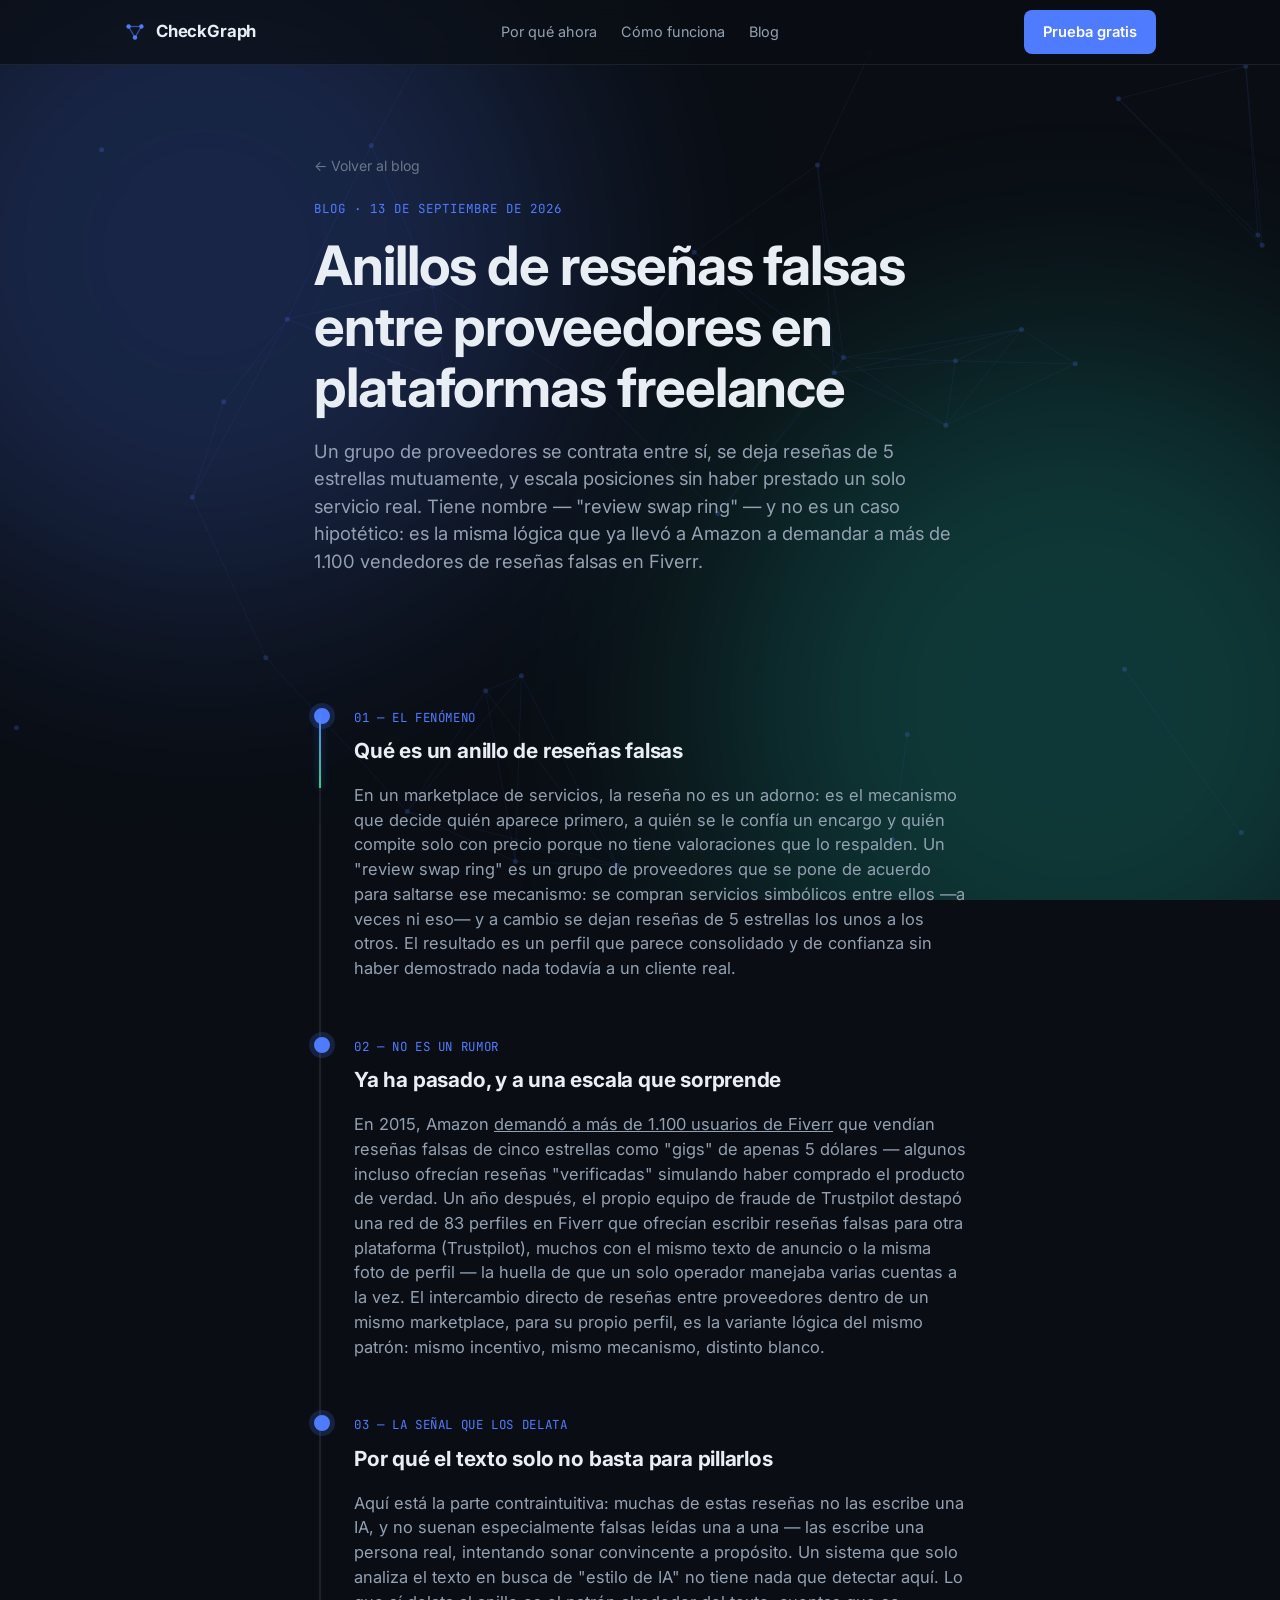
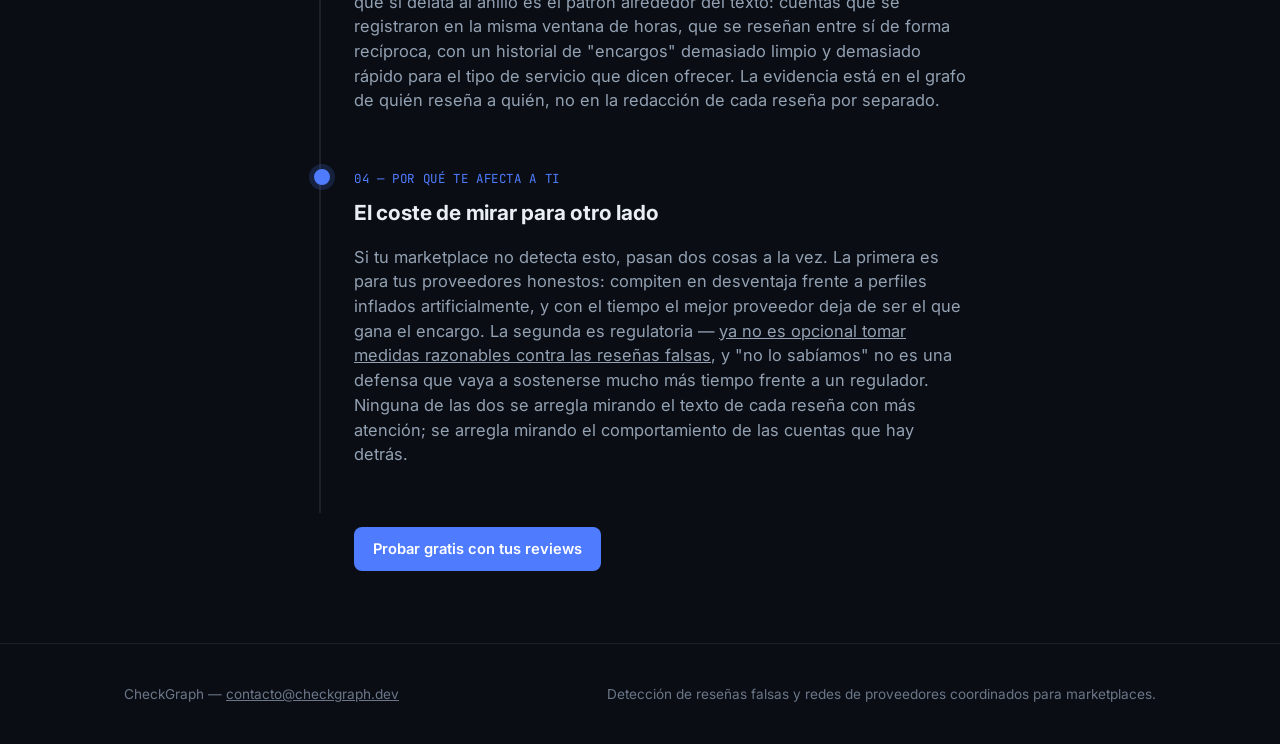
<file: docs/blog/anillos-resenas-falsas-freelance.html>
<!doctype html>
<html lang="es">
<head>
<meta charset="utf-8" />
<meta name="viewport" content="width=device-width, initial-scale=1" />
<title>Anillos de reseñas falsas entre proveedores en plataformas freelance | Blog CheckGraph</title>
<meta name="description" content="Cómo operan los anillos de reseñas falsas entre proveedores en marketplaces freelance, qué señales los delatan más allá del texto, y por qué es un problema real y documentado, no una hipótesis." />
<link rel="canonical" href="https://checkgraph.dev/blog/anillos-resenas-falsas-freelance.html" />
<meta property="og:type" content="article" />
<meta property="og:site_name" content="CheckGraph" />
<meta property="og:title" content="Anillos de reseñas falsas entre proveedores en plataformas freelance" />
<meta property="og:description" content="Cómo operan los anillos de reseñas falsas entre proveedores, y qué señales los delatan más allá del texto." />
<meta property="og:url" content="https://checkgraph.dev/blog/anillos-resenas-falsas-freelance.html" />
<meta property="og:locale" content="es_ES" />
<meta name="twitter:card" content="summary" />
<link rel="preconnect" href="https://fonts.googleapis.com" />
<link rel="preconnect" href="https://fonts.gstatic.com" crossorigin />
<link href="https://fonts.googleapis.com/css2?family=Inter:wght@400;500;600;700&family=JetBrains+Mono:wght@400;500;600&display=swap" rel="stylesheet" />
<link rel="stylesheet" href="../style.css" />
<link rel="icon" href="data:image/svg+xml,%3Csvg xmlns='http://www.w3.org/2000/svg' viewBox='0 0 24 24'%3E%3Ccircle cx='5' cy='6' r='2.6' fill='%234f7cff'/%3E%3Ccircle cx='19' cy='6' r='2.6' fill='%234f7cff'/%3E%3Ccircle cx='12' cy='18' r='2.6' fill='%234f7cff'/%3E%3Cline x1='5' y1='6' x2='19' y2='6' stroke='%234f7cff' stroke-width='1.6'/%3E%3Cline x1='5' y1='6' x2='12' y2='18' stroke='%234f7cff' stroke-width='1.6'/%3E%3Cline x1='19' y1='6' x2='12' y2='18' stroke='%234f7cff' stroke-width='1.6'/%3E%3C/svg%3E" />
</head>
<body>

<div class="aurora" aria-hidden="true"></div>
<div class="graph-bg" id="graph-bg" aria-hidden="true"></div>

<header class="nav">
  <div class="wrap">
    <a class="brand" href="../index.html">
      <svg class="mark" viewBox="0 0 24 24" fill="none" xmlns="http://www.w3.org/2000/svg">
        <circle cx="5" cy="6" r="2.4" fill="#4f7cff" />
        <circle cx="19" cy="6" r="2.4" fill="#4f7cff" />
        <circle cx="12" cy="18" r="2.4" fill="#4f7cff" />
        <line x1="5" y1="6" x2="19" y2="6" stroke="#4f7cff" stroke-width="1.4" opacity="0.6" />
        <line x1="5" y1="6" x2="12" y2="18" stroke="#4f7cff" stroke-width="1.4" opacity="0.6" />
        <line x1="19" y1="6" x2="12" y2="18" stroke="#4f7cff" stroke-width="1.4" opacity="0.6" />
      </svg>
      CheckGraph
    </a>
    <nav class="nav-links">
      <a href="../por-que-ahora.html">Por qué ahora</a>
      <a href="../como-funciona.html">Cómo funciona</a>
      <a href="index.html">Blog</a>
    </nav>
    <a class="btn btn-primary" href="../index.html#acceso">Prueba gratis</a>
  </div>
</header>

<main>
  <section class="hero" style="padding-bottom: 20px;">
    <div class="wrap article">
      <a class="back-link" href="index.html">← Volver al blog</a>
      <p class="eyebrow">Blog · 13 de septiembre de 2026</p>
      <h1 style="max-width: 26ch;">Anillos de reseñas falsas entre proveedores en plataformas freelance</h1>
      <p class="lede">
        Un grupo de proveedores se contrata entre sí, se deja reseñas de 5 estrellas mutuamente,
        y escala posiciones sin haber prestado un solo servicio real. Tiene nombre — "review swap
        ring" — y no es un caso hipotético: es la misma lógica que ya llevó a Amazon a demandar a
        más de 1.100 vendedores de reseñas falsas en Fiverr.
      </p>
    </div>
  </section>

  <section class="tight">
    <div class="wrap article">
      <div class="timeline">

        <div class="timeline-item reveal">
          <span class="step-num">01 — EL FENÓMENO</span>
          <h2>Qué es un anillo de reseñas falsas</h2>
          <p>
            En un marketplace de servicios, la reseña no es un adorno: es el mecanismo que
            decide quién aparece primero, a quién se le confía un encargo y quién compite solo
            con precio porque no tiene valoraciones que lo respalden. Un "review swap ring" es un
            grupo de proveedores que se pone de acuerdo para saltarse ese mecanismo: se compran
            servicios simbólicos entre ellos —a veces ni eso— y a cambio se dejan reseñas de 5
            estrellas los unos a los otros. El resultado es un perfil que parece consolidado y de
            confianza sin haber demostrado nada todavía a un cliente real.
          </p>
        </div>

        <div class="timeline-item reveal">
          <span class="step-num">02 — NO ES UN RUMOR</span>
          <h2>Ya ha pasado, y a una escala que sorprende</h2>
          <p>
            En 2015, Amazon <a href="https://techcrunch.com/2015/10/16/amazon-files-suit-against-individuals-offering-fake-product-reviews-on-fiverr-com/" target="_blank" rel="noopener">demandó a más de 1.100 usuarios de Fiverr</a>
            que vendían reseñas falsas de cinco estrellas como "gigs" de apenas 5 dólares —
            algunos incluso ofrecían reseñas "verificadas" simulando haber comprado el producto
            de verdad. Un año después, el propio equipo de fraude de Trustpilot destapó una red de
            83 perfiles en Fiverr que ofrecían escribir reseñas falsas para otra plataforma
            (Trustpilot), muchos con el mismo texto de anuncio o la misma foto de perfil — la
            huella de que un solo operador manejaba varias cuentas a la vez. El intercambio
            directo de reseñas entre proveedores dentro de un mismo marketplace, para su propio
            perfil, es la variante lógica del mismo patrón: mismo incentivo, mismo mecanismo,
            distinto blanco.
          </p>
        </div>

        <div class="timeline-item reveal">
          <span class="step-num">03 — LA SEÑAL QUE LOS DELATA</span>
          <h2>Por qué el texto solo no basta para pillarlos</h2>
          <p>
            Aquí está la parte contraintuitiva: muchas de estas reseñas no las escribe una IA, y
            no suenan especialmente falsas leídas una a una — las escribe una persona real,
            intentando sonar convincente a propósito. Un sistema que solo analiza el texto en
            busca de "estilo de IA" no tiene nada que detectar aquí. Lo que sí delata al anillo es
            el patrón alrededor del texto: cuentas que se registraron en la misma ventana de
            horas, que se reseñan entre sí de forma recíproca, con un historial de "encargos"
            demasiado limpio y demasiado rápido para el tipo de servicio que dicen ofrecer. La
            evidencia está en el grafo de quién reseña a quién, no en la redacción de cada reseña
            por separado.
          </p>
        </div>

        <div class="timeline-item reveal">
          <span class="step-num">04 — POR QUÉ TE AFECTA A TI</span>
          <h2>El coste de mirar para otro lado</h2>
          <p>
            Si tu marketplace no detecta esto, pasan dos cosas a la vez. La primera es para tus
            proveedores honestos: compiten en desventaja frente a perfiles inflados
            artificialmente, y con el tiempo el mejor proveedor deja de ser el que gana el
            encargo. La segunda es regulatoria — <a href="../por-que-ahora.html">ya no es
            opcional tomar medidas razonables contra las reseñas falsas</a>, y "no lo sabíamos" no
            es una defensa que vaya a sostenerse mucho más tiempo frente a un regulador. Ninguna
            de las dos se arregla mirando el texto de cada reseña con más atención; se arregla
            mirando el comportamiento de las cuentas que hay detrás.
          </p>
        </div>

      </div>

      <div class="article-cta">
        <a class="btn btn-primary" href="../index.html#acceso">Probar gratis con tus reviews</a>
      </div>
    </div>
  </section>
</main>

<footer>
  <div class="wrap">
    <span>CheckGraph — <a href="mailto:contacto@checkgraph.dev">contacto@checkgraph.dev</a></span>
    <span>Detección de reseñas falsas y redes de proveedores coordinados para marketplaces.</span>
  </div>
</footer>

<script src="../script.js"></script>
</body>
</html>
</file>
<file: docs/style.css>
/* CheckGraph — landing (S1) */

:root {
  --bg: #0a0e14;
  --bg-alt: #10151d;
  --panel: #131a24;
  --border: rgba(255, 255, 255, 0.08);
  --text: #e9eef4;
  --text-dim: #93a1b3;
  --text-dimmer: #6b7688;
  --accent: #4f7cff;
  --accent-dim: #2f4d9e;
  --good: #2fd17a;
  --warn: #f5a524;
  --font-sans: "Inter", -apple-system, BlinkMacSystemFont, "Segoe UI", sans-serif;
  --font-mono: "JetBrains Mono", ui-monospace, "SFMono-Regular", Menlo, monospace;
}

* { box-sizing: border-box; }

html { scroll-behavior: smooth; }

body {
  margin: 0;
  background: var(--bg);
  color: var(--text);
  font-family: var(--font-sans);
  line-height: 1.5;
  -webkit-font-smoothing: antialiased;
}

a { color: inherit; }

.wrap {
  max-width: 1080px;
  margin: 0 auto;
  padding-inline: 24px;
}

/* Aurora glow — depth behind the graph decoration */
.aurora {
  position: fixed;
  inset: 0;
  z-index: 0;
  overflow: hidden;
  pointer-events: none;
}
.aurora::before,
.aurora::after {
  content: "";
  position: absolute;
  width: 60vw;
  height: 60vw;
  max-width: 720px;
  max-height: 720px;
  border-radius: 50%;
  filter: blur(120px);
  opacity: 0.22;
}
.aurora::before {
  background: #4f7cff;
  top: -12%;
  left: -12%;
  animation: auroraDrift1 24s ease-in-out infinite;
}
.aurora::after {
  background: #22d3b8;
  bottom: -18%;
  right: -12%;
  animation: auroraDrift2 28s ease-in-out infinite;
}
@keyframes auroraDrift1 {
  0%, 100% { transform: translate(0, 0) scale(1); }
  50% { transform: translate(6%, 8%) scale(1.08); }
}
@keyframes auroraDrift2 {
  0%, 100% { transform: translate(0, 0) scale(1); }
  50% { transform: translate(-6%, -6%) scale(1.08); }
}
@media (prefers-reduced-motion: reduce) {
  .aurora::before, .aurora::after { animation: none; }
}

/* Background graph decoration */
.graph-bg {
  position: fixed;
  inset: 0;
  z-index: 0;
  pointer-events: none;
  opacity: 0.5;
}

.graph-bg svg { width: 100%; height: 100%; }

.graph-bg circle {
  fill: var(--accent);
  opacity: 0.45;
}

.graph-bg line {
  stroke: var(--accent);
  stroke-width: 1;
  opacity: 0.16;
}

.graph-bg .node {
  animation: drift 14s ease-in-out infinite;
}

@keyframes drift {
  0%, 100% { transform: translate(0, 0); }
  50% { transform: translate(6px, -8px); }
}

@media (prefers-reduced-motion: reduce) {
  .graph-bg .node { animation: none; }
  html { scroll-behavior: auto; }
}

/* Top nav */
header.nav {
  position: sticky;
  top: 0;
  z-index: 10;
  background: rgba(10, 14, 20, 0.72);
  backdrop-filter: blur(10px);
  border-bottom: 1px solid var(--border);
}

.nav .wrap {
  display: flex;
  align-items: center;
  justify-content: space-between;
  height: 64px;
}

.brand {
  display: flex;
  align-items: center;
  gap: 10px;
  font-weight: 700;
  font-size: 1.05rem;
  letter-spacing: -0.01em;
  text-decoration: none;
}

.brand .mark {
  width: 22px;
  height: 22px;
  display: block;
}

.btn {
  display: inline-flex;
  align-items: center;
  gap: 8px;
  border-radius: 8px;
  padding: 10px 18px;
  font-size: 0.92rem;
  font-weight: 600;
  text-decoration: none;
  border: 1px solid transparent;
  cursor: pointer;
  transition: transform 0.15s ease, background 0.15s ease, border-color 0.15s ease;
}

.btn:hover { transform: translateY(-1px); }

.btn-primary {
  background: var(--accent);
  color: white;
}
.btn-primary:hover { background: #3d6bf0; }

.btn-ghost {
  background: transparent;
  border-color: var(--border);
  color: var(--text);
}
.btn-ghost:hover { border-color: var(--accent-dim); }

.teaser-link { margin-top: 20px; }

.nav-links {
  display: flex;
  gap: 24px;
  font-size: 0.9rem;
  color: var(--text-dim);
}
.nav-links a { text-decoration: none; }
.nav-links a:hover { color: var(--text); }

@media (max-width: 640px) {
  .nav-links { display: none; }
}

/* Sections */
section {
  position: relative;
  z-index: 1;
  padding-block: 96px;
}

section.tight { padding-block: 72px; }

.eyebrow {
  font-family: var(--font-mono);
  font-size: 0.78rem;
  letter-spacing: 0.08em;
  text-transform: uppercase;
  color: var(--accent);
  margin: 0 0 16px;
}

h1 {
  font-size: clamp(2.1rem, 4.4vw, 3.4rem);
  line-height: 1.12;
  letter-spacing: -0.02em;
  margin: 0 0 20px;
  max-width: 18ch;
}

h2 {
  font-size: clamp(1.5rem, 2.6vw, 2rem);
  letter-spacing: -0.01em;
  margin: 0 0 16px;
}

.lede {
  font-size: 1.15rem;
  color: var(--text-dim);
  max-width: 56ch;
  margin: 0 0 36px;
}

.hero {
  padding-top: 88px;
  padding-bottom: 60px;
}

.hero-actions {
  display: flex;
  gap: 12px;
  flex-wrap: wrap;
  margin-bottom: 64px;
}

/* Reveal-on-scroll */
.reveal {
  opacity: 0;
  transform: translateY(18px);
  transition: opacity 0.6s ease, transform 0.6s ease;
}
.reveal.is-visible {
  opacity: 1;
  transform: translateY(0);
}

/* Preview card (product mock) */
.preview-card {
  background: var(--panel);
  border: 1px solid var(--border);
  border-radius: 14px;
  overflow: hidden;
  box-shadow: 0 20px 60px -20px rgba(0, 0, 0, 0.6);
}

.preview-head {
  display: flex;
  align-items: center;
  justify-content: space-between;
  padding: 16px 20px;
  border-bottom: 1px solid var(--border);
  font-family: var(--font-mono);
  font-size: 0.82rem;
  color: var(--text-dimmer);
}

.preview-dot { display: inline-flex; gap: 6px; }
.preview-dot span {
  width: 9px; height: 9px; border-radius: 50%;
  background: var(--border);
}

.review-row {
  display: grid;
  grid-template-columns: 1fr auto;
  gap: 16px;
  align-items: start;
  padding: 18px 20px;
  border-bottom: 1px solid var(--border);
  transition: background 0.15s ease;
}
.review-row:last-child { border-bottom: none; }
.review-row:hover { background: rgba(255, 255, 255, 0.02); }

.review-meta {
  font-size: 0.82rem;
  color: var(--text-dimmer);
  margin-bottom: 4px;
  font-family: var(--font-mono);
}

.review-text {
  color: var(--text);
  font-size: 0.96rem;
}

.review-flag {
  font-size: 0.8rem;
  color: var(--warn);
  margin-top: 6px;
}

.badge {
  display: inline-flex;
  align-items: center;
  gap: 6px;
  padding: 5px 10px;
  border-radius: 999px;
  font-size: 0.78rem;
  font-weight: 600;
  font-family: var(--font-mono);
  white-space: nowrap;
  height: fit-content;
}

.badge-good {
  background: rgba(47, 209, 122, 0.12);
  color: var(--good);
  border: 1px solid rgba(47, 209, 122, 0.3);
}

.badge-warn {
  background: rgba(245, 165, 36, 0.12);
  color: var(--warn);
  border: 1px solid rgba(245, 165, 36, 0.3);
}

.badge svg { width: 13px; height: 13px; }

.preview-caption {
  text-align: center;
  color: var(--text-dimmer);
  font-size: 0.85rem;
  margin-top: 16px;
}

/* Feature triad */
.triad {
  display: grid;
  grid-template-columns: repeat(3, 1fr);
  gap: 20px;
  margin-top: 40px;
}

.triad-item {
  background: var(--bg-alt);
  border: 1px solid var(--border);
  border-radius: 12px;
  padding: 24px;
}

.triad-item .num {
  font-family: var(--font-mono);
  color: var(--accent);
  font-size: 0.8rem;
  margin-bottom: 10px;
}

.triad-item h3 {
  font-size: 1.02rem;
  margin: 0 0 8px;
}

.triad-item p {
  color: var(--text-dim);
  font-size: 0.92rem;
  margin: 0;
}

/* Stat block */
.stat-panel {
  display: flex;
  align-items: center;
  gap: 32px;
  background: var(--bg-alt);
  border: 1px solid var(--border);
  border-radius: 14px;
  padding: 32px;
  margin-top: 8px;
}

.stat-number {
  font-family: var(--font-mono);
  font-size: 3rem;
  font-weight: 700;
  color: var(--good);
  line-height: 1;
  white-space: nowrap;
}

.stat-number small {
  font-size: 1.1rem;
  color: var(--text-dim);
  font-weight: 500;
}

/* Won't-tell list */
.wont-list {
  list-style: none;
  padding: 0;
  margin: 0;
  display: grid;
  gap: 14px;
}

.wont-list li {
  display: flex;
  gap: 14px;
  align-items: flex-start;
  background: var(--bg-alt);
  border: 1px solid var(--border);
  border-radius: 10px;
  padding: 16px 18px;
  color: var(--text-dim);
  font-size: 0.96rem;
}

.wont-list svg {
  flex: none;
  width: 18px;
  height: 18px;
  color: var(--text-dimmer);
  margin-top: 2px;
}

/* Form */
.form-panel {
  background: var(--panel);
  border: 1px solid var(--border);
  border-radius: 16px;
  padding: 40px;
}

form.contact {
  display: grid;
  gap: 16px;
  margin-top: 24px;
}

.form-row {
  display: grid;
  grid-template-columns: 1fr 1fr;
  gap: 16px;
}

label {
  display: block;
  font-size: 0.85rem;
  color: var(--text-dim);
  margin-bottom: 6px;
}

input {
  width: 100%;
  background: var(--bg);
  border: 1px solid var(--border);
  border-radius: 8px;
  padding: 12px 14px;
  color: var(--text);
  font-family: var(--font-sans);
  font-size: 0.95rem;
}

input:focus {
  outline: none;
  border-color: var(--accent);
}

.form-note {
  font-size: 0.8rem;
  color: var(--text-dimmer);
  margin-top: 4px;
}

.form-success {
  display: none;
  color: var(--good);
  font-weight: 600;
}

/* Footer */
footer {
  border-top: 1px solid var(--border);
  padding-block: 40px;
  color: var(--text-dimmer);
  font-size: 0.85rem;
}

footer .wrap {
  display: flex;
  justify-content: space-between;
  align-items: center;
  flex-wrap: wrap;
  gap: 12px;
}

/* Article subpages (por-que-ahora.html, como-funciona.html) */
.back-link {
  display: inline-flex;
  align-items: center;
  gap: 6px;
  color: var(--text-dimmer);
  text-decoration: none;
  font-size: 0.88rem;
  margin-bottom: 24px;
}
.back-link:hover { color: var(--text-dim); }

.article {
  max-width: 700px;
}

.article h2 {
  margin-top: 0;
  font-size: 1.3rem;
}

/* Vertical timeline — each section is a node on the graph */
.timeline {
  position: relative;
  padding-left: 40px;
}

.timeline::before {
  content: "";
  position: absolute;
  left: 5px;
  top: 6px;
  bottom: 6px;
  width: 2px;
  background: var(--border);
}

.timeline-progress {
  position: absolute;
  left: 5px;
  top: 6px;
  width: 2px;
  height: 0%;
  background: linear-gradient(var(--accent), var(--good));
  box-shadow: 0 0 8px rgba(79, 124, 255, 0.5);
  transition: height 0.15s linear;
}

.step-num {
  display: inline-block;
  font-family: var(--font-mono);
  font-size: 0.78rem;
  color: var(--accent);
  letter-spacing: 0.05em;
  margin-bottom: 8px;
}

.timeline-item {
  position: relative;
  padding-bottom: 52px;
}
.timeline-item:last-child { padding-bottom: 0; }

.timeline-item::before {
  content: "";
  position: absolute;
  left: -40px;
  top: 4px;
  width: 12px;
  height: 12px;
  border-radius: 50%;
  background: var(--bg);
  border: 2px solid var(--text-dimmer);
  transition: border-color 0.5s ease, background 0.5s ease, box-shadow 0.5s ease;
}

.timeline-item.is-visible::before {
  border-color: var(--accent);
  background: var(--accent);
  box-shadow: 0 0 0 5px rgba(79, 124, 255, 0.18);
}

.timeline-item p {
  color: var(--text-dim);
  font-size: 1.03rem;
  margin-bottom: 0;
}

.timeline-item ul {
  color: var(--text-dim);
  font-size: 1.03rem;
  padding-left: 1.2em;
  margin-top: 16px;
  margin-bottom: 16px;
}
.timeline-item li { margin-bottom: 8px; }
.timeline-item li:last-child { margin-bottom: 0; }

.article-cta {
  margin-top: 8px;
  padding-left: 40px;
}

/* Blog listing */
.post-list {
  display: grid;
  gap: 20px;
}

.post-card {
  display: block;
  background: var(--bg-alt);
  border: 1px solid var(--border);
  border-radius: 14px;
  padding: 28px 32px;
  text-decoration: none;
  color: inherit;
  transition: border-color 0.2s ease, transform 0.2s ease;
}
.post-card:hover {
  border-color: var(--accent-dim);
  transform: translateY(-2px);
}

.post-date {
  font-family: var(--font-mono);
  font-size: 0.8rem;
  color: var(--text-dimmer);
  margin-bottom: 10px;
}

.post-card h2 {
  margin: 0 0 10px;
  font-size: 1.2rem;
}

.post-card p {
  color: var(--text-dim);
  font-size: 0.96rem;
  margin: 0;
}

@media (max-width: 640px) {
  .timeline { padding-left: 28px; }
  .timeline::before { left: 3px; }
  .timeline-item::before { left: -28px; }
  .article-cta { padding-left: 0; }
}

@media (max-width: 720px) {
  .triad { grid-template-columns: 1fr; }
  .form-row { grid-template-columns: 1fr; }
  .review-row { grid-template-columns: 1fr; }
  .badge { justify-self: start; }
  .stat-panel { flex-direction: column; align-items: flex-start; gap: 12px; }
  section { padding-block: 64px; }
}
</file>
